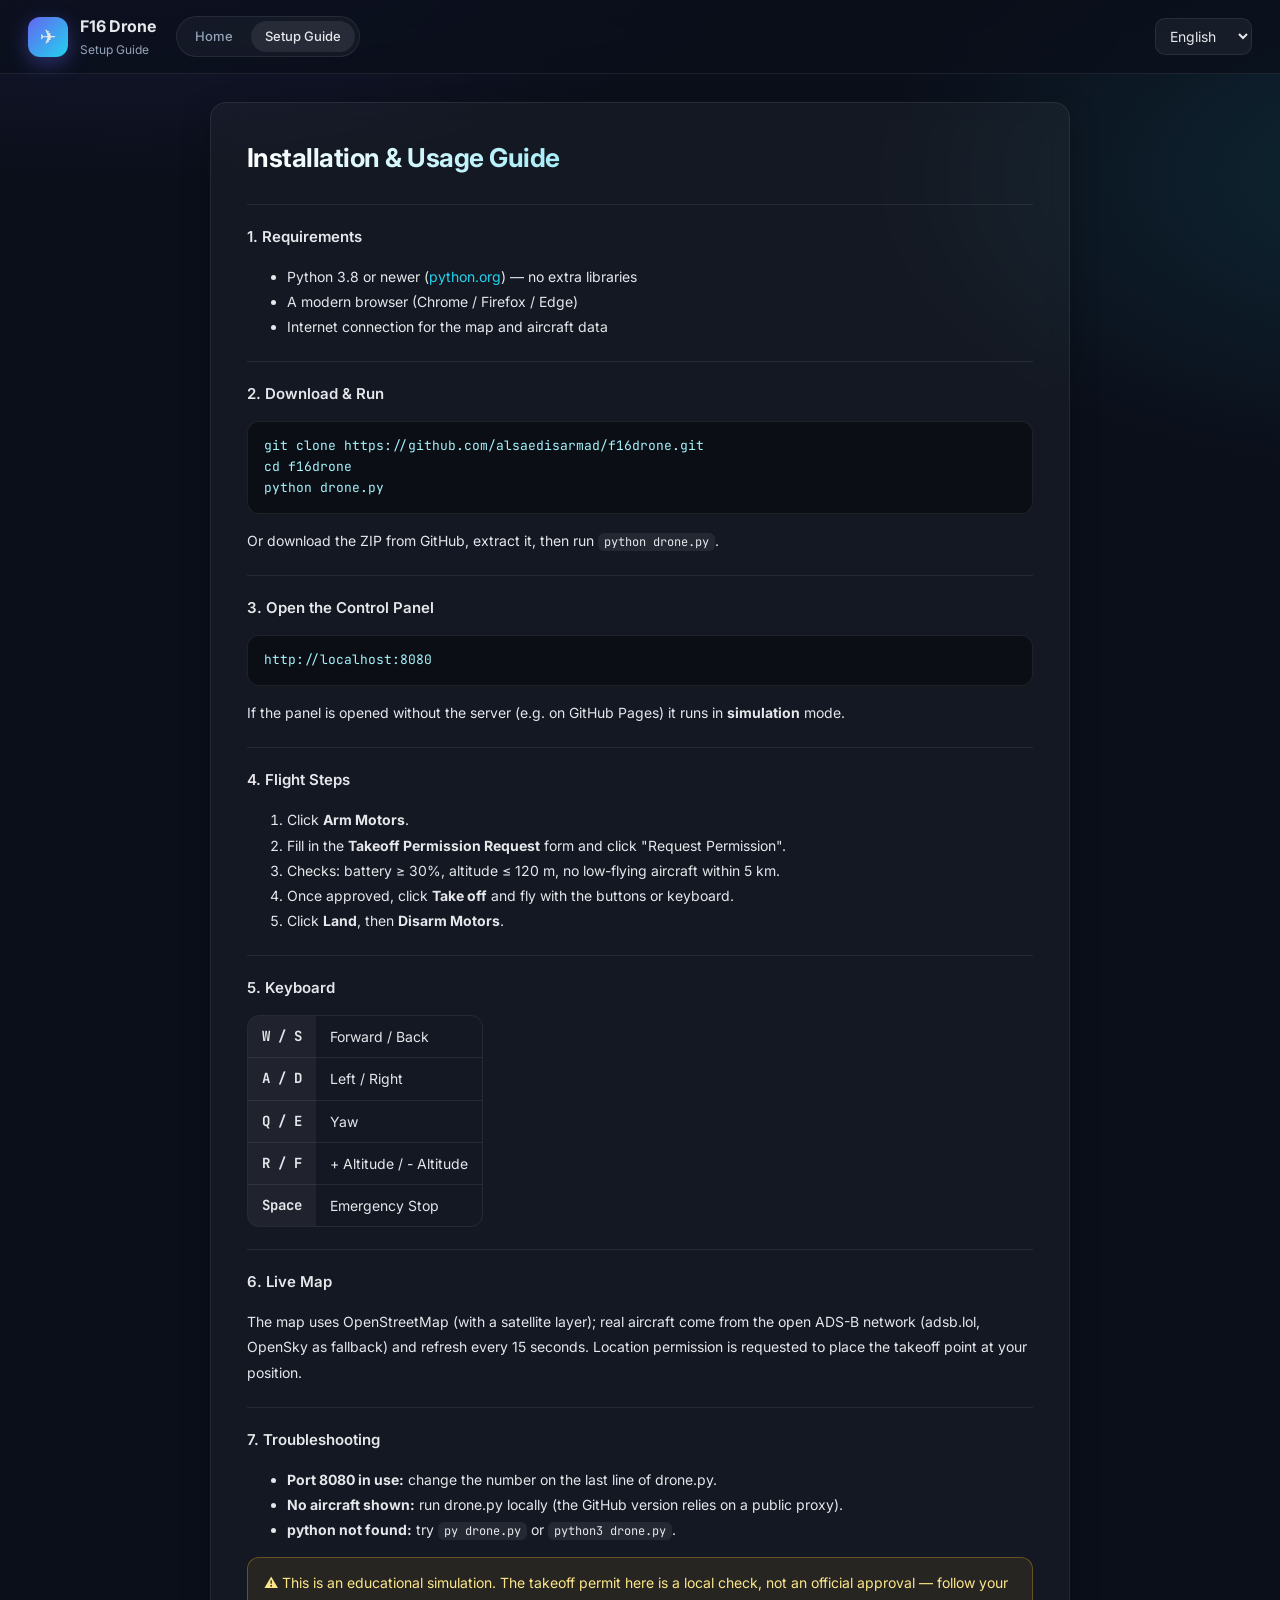
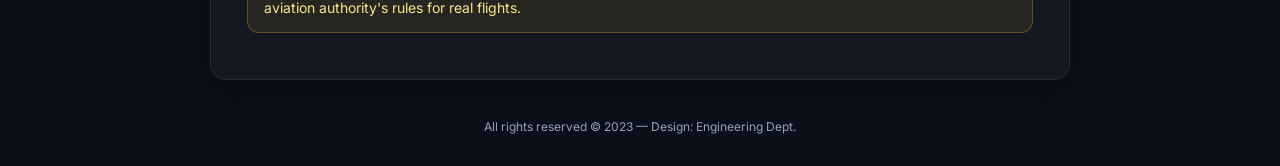
<file: kurulum.html>
<!DOCTYPE html>
<html lang="ar" dir="rtl">
<head>
<meta charset="utf-8">
<meta name="viewport" content="width=device-width, initial-scale=1">
<title>F16 Drone Kurulum</title>
<script src="lang.js"></script>
<link rel="preconnect" href="https://fonts.googleapis.com">
<link rel="stylesheet" href="https://fonts.googleapis.com/css2?family=Inter:wght@400;500;600;700&family=IBM+Plex+Sans+Arabic:wght@400;500;600;700&family=JetBrains+Mono:wght@400;500&display=swap">
<link rel="stylesheet" href="style.css">
</head>
<body>
<header class="top">
  <div class="brand">
    <div class="logo">&#9992;</div>
    <div><h1>F16 Drone</h1><small data-t="nav_guide"></small></div>
  </div>
  <nav>
    <a href="index.html" data-t="nav_home"></a>
    <a href="kurulum.html" class="on" data-t="nav_guide"></a>
  </nav>
  <div class="tools"><script>document.write(langSelect())</script></div>
</header>
<main class="card doc" id="content"></main>
<footer class="foot" data-t="footer"></footer>

<script>
var CMD = '<pre>git clone https://github.com/alsaedisarmad/f16drone.git\ncd f16drone\npython drone.py</pre>';
var URL_ = '<pre>http://localhost:8080</pre>';
var KEYS = '<table><tr><th>W / S</th><td>%f / %b</td></tr><tr><th>A / D</th><td>%l / %r</td></tr><tr><th>Q / E</th><td>%y</td></tr><tr><th>R / F</th><td>%u / %d</td></tr><tr><th>Space</th><td>%x</td></tr></table>';

var G = {
ar: ['دليل التثبيت والتشغيل',
 '<h3>1. المتطلبات</h3><ul><li>Python 3.8 أو أحدث (<a href="https://www.python.org/downloads/">python.org</a>) — بدون مكتبات إضافية</li><li>متصفح حديث (Chrome / Firefox / Edge)</li><li>اتصال إنترنت للخريطة وبيانات الطائرات</li></ul>' +
 '<h3>2. التحميل والتشغيل</h3>' + CMD + '<p>أو حمّل الملفات ZIP من GitHub وفك الضغط، ثم شغّل <code>python drone.py</code>.</p>' +
 '<h3>3. فتح لوحة التحكم</h3>' + URL_ + '<p>إذا فتحت اللوحة بدون السيرفر (مثلاً من GitHub Pages) تعمل بوضع <b>المحاكاة</b>.</p>' +
 '<h3>4. خطوات الطيران</h3><ol><li>اضغط <b>تشغيل المحركات</b>.</li><li>املأ نموذج <b>طلب إذن الإقلاع</b> واضغط «طلب الإذن».</li><li>يُفحص: البطارية ≥ 30%، الارتفاع ≤ 120 م، لا طائرات منخفضة ضمن 5 كم.</li><li>بعد الموافقة اضغط <b>إقلاع</b> وتحكم بالأزرار أو لوحة المفاتيح.</li><li>اضغط <b>هبوط</b> ثم <b>إيقاف المحركات</b>.</li></ol>' +
 '<h3>5. لوحة المفاتيح</h3>' + KEYS +
 '<h3>6. الخريطة الحية</h3><p>الخريطة من OpenStreetMap (مع طبقة قمر صناعي)، والطائرات الحقيقية من شبكة ADS-B المفتوحة (adsb.lol، واحتياطياً OpenSky) وتتحدث كل 15 ثانية. يُطلب إذن الموقع لوضع نقطة الإقلاع في مكانك.</p>' +
 '<h3>7. حل المشاكل</h3><ul><li><b>المنفذ 8080 مستخدم:</b> غيّر الرقم في آخر سطر من drone.py.</li><li><b>لا تظهر الطائرات:</b> شغّل drone.py محلياً (الموقع على GitHub يعتمد على بروكسي عام قد يتوقف).</li><li><b>python غير معروف:</b> جرّب <code>py drone.py</code> أو <code>python3 drone.py</code>.</li></ul>' +
 '<p class="note">⚠ هذا مشروع تعليمي بمحاكاة. إذن الإقلاع هنا فحص محلي وليس موافقة رسمية — للطيران الحقيقي التزم بأنظمة هيئة الطيران في بلدك.</p>'],
tr: ['Kurulum ve Kullanım Kılavuzu',
 '<h3>1. Gereksinimler</h3><ul><li>Python 3.8 veya üstü (<a href="https://www.python.org/downloads/">python.org</a>) — ek kütüphane gerekmez</li><li>Modern bir tarayıcı (Chrome / Firefox / Edge)</li><li>Harita ve uçak verisi için internet bağlantısı</li></ul>' +
 '<h3>2. İndirme ve Çalıştırma</h3>' + CMD + '<p>Veya dosyaları GitHub\'dan ZIP olarak indirip açın, ardından <code>python drone.py</code> çalıştırın.</p>' +
 '<h3>3. Kontrol Panelini Açma</h3>' + URL_ + '<p>Panel sunucu olmadan açılırsa (ör. GitHub Pages) <b>simülasyon</b> modunda çalışır.</p>' +
 '<h3>4. Uçuş Adımları</h3><ol><li><b>Motorları Çalıştır</b>\'a basın.</li><li><b>Kalkış İzni Talebi</b> formunu doldurup «İzin İste»ye basın.</li><li>Kontroller: batarya ≥ %30, irtifa ≤ 120 m, 5 km içinde alçak uçak yok.</li><li>Onaydan sonra <b>Kalkış</b>\'a basın; butonlar veya klavyeyle kontrol edin.</li><li><b>İniş</b> ve ardından <b>Motorları Durdur</b>.</li></ol>' +
 '<h3>5. Klavye</h3>' + KEYS +
 '<h3>6. Canlı Harita</h3><p>Harita OpenStreetMap\'ten (uydu katmanı ile), gerçek uçaklar açık ADS-B ağından (adsb.lol, yedek OpenSky) gelir ve 15 saniyede bir güncellenir. Kalkış noktasını konumunuza koymak için konum izni istenir.</p>' +
 '<h3>7. Sorun Giderme</h3><ul><li><b>8080 portu kullanımda:</b> drone.py\'nin son satırındaki numarayı değiştirin.</li><li><b>Uçaklar görünmüyor:</b> drone.py\'yi yerelde çalıştırın (GitHub sürümü genel bir proxy kullanır).</li><li><b>python bulunamadı:</b> <code>py drone.py</code> veya <code>python3 drone.py</code> deneyin.</li></ul>' +
 '<p class="note">⚠ Bu bir eğitim/simülasyon projesidir. Buradaki kalkış izni yerel bir kontroldür, resmi onay değildir — gerçek uçuşlarda SHGM kurallarına uyun.</p>'],
en: ['Installation & Usage Guide',
 '<h3>1. Requirements</h3><ul><li>Python 3.8 or newer (<a href="https://www.python.org/downloads/">python.org</a>) — no extra libraries</li><li>A modern browser (Chrome / Firefox / Edge)</li><li>Internet connection for the map and aircraft data</li></ul>' +
 '<h3>2. Download & Run</h3>' + CMD + '<p>Or download the ZIP from GitHub, extract it, then run <code>python drone.py</code>.</p>' +
 '<h3>3. Open the Control Panel</h3>' + URL_ + '<p>If the panel is opened without the server (e.g. on GitHub Pages) it runs in <b>simulation</b> mode.</p>' +
 '<h3>4. Flight Steps</h3><ol><li>Click <b>Arm Motors</b>.</li><li>Fill in the <b>Takeoff Permission Request</b> form and click "Request Permission".</li><li>Checks: battery ≥ 30%, altitude ≤ 120 m, no low-flying aircraft within 5 km.</li><li>Once approved, click <b>Take off</b> and fly with the buttons or keyboard.</li><li>Click <b>Land</b>, then <b>Disarm Motors</b>.</li></ol>' +
 '<h3>5. Keyboard</h3>' + KEYS +
 '<h3>6. Live Map</h3><p>The map uses OpenStreetMap (with a satellite layer); real aircraft come from the open ADS-B network (adsb.lol, OpenSky as fallback) and refresh every 15 seconds. Location permission is requested to place the takeoff point at your position.</p>' +
 '<h3>7. Troubleshooting</h3><ul><li><b>Port 8080 in use:</b> change the number on the last line of drone.py.</li><li><b>No aircraft shown:</b> run drone.py locally (the GitHub version relies on a public proxy).</li><li><b>python not found:</b> try <code>py drone.py</code> or <code>python3 drone.py</code>.</li></ul>' +
 '<p class="note">⚠ This is an educational simulation. The takeoff permit here is a local check, not an official approval — follow your aviation authority\'s rules for real flights.</p>'],
es: ['Guía de Instalación y Uso',
 '<h3>1. Requisitos</h3><ul><li>Python 3.8 o superior (<a href="https://www.python.org/downloads/">python.org</a>) — sin librerías extra</li><li>Un navegador moderno (Chrome / Firefox / Edge)</li><li>Conexión a Internet para el mapa y los datos de aeronaves</li></ul>' +
 '<h3>2. Descarga y Ejecución</h3>' + CMD + '<p>O descargue el ZIP desde GitHub, descomprímalo y ejecute <code>python drone.py</code>.</p>' +
 '<h3>3. Abrir el Panel de Control</h3>' + URL_ + '<p>Si el panel se abre sin el servidor (p. ej. en GitHub Pages) funciona en modo <b>simulación</b>.</p>' +
 '<h3>4. Pasos de Vuelo</h3><ol><li>Pulse <b>Armar Motores</b>.</li><li>Complete el formulario <b>Solicitud de Permiso de Despegue</b> y pulse «Solicitar Permiso».</li><li>Comprobaciones: batería ≥ 30%, altitud ≤ 120 m, sin aeronaves a baja altura en 5 km.</li><li>Tras la aprobación pulse <b>Despegar</b> y controle con los botones o el teclado.</li><li>Pulse <b>Aterrizar</b> y luego <b>Desarmar Motores</b>.</li></ol>' +
 '<h3>5. Teclado</h3>' + KEYS +
 '<h3>6. Mapa en Vivo</h3><p>El mapa usa OpenStreetMap (con capa satelital); las aeronaves reales provienen de la red abierta ADS-B (adsb.lol, OpenSky como respaldo) y se actualizan cada 15 segundos. Se solicita permiso de ubicación para situar el punto de despegue.</p>' +
 '<h3>7. Solución de Problemas</h3><ul><li><b>Puerto 8080 en uso:</b> cambie el número en la última línea de drone.py.</li><li><b>No aparecen aeronaves:</b> ejecute drone.py localmente (la versión de GitHub usa un proxy público).</li><li><b>python no encontrado:</b> pruebe <code>py drone.py</code> o <code>python3 drone.py</code>.</li></ul>' +
 '<p class="note">⚠ Proyecto educativo con simulación. El permiso aquí es una comprobación local, no una aprobación oficial — respete las normas de aviación de su país.</p>'],
de: ['Installations- und Bedienungsanleitung',
 '<h3>1. Voraussetzungen</h3><ul><li>Python 3.8 oder neuer (<a href="https://www.python.org/downloads/">python.org</a>) — keine Zusatzbibliotheken</li><li>Ein moderner Browser (Chrome / Firefox / Edge)</li><li>Internetverbindung für Karte und Flugdaten</li></ul>' +
 '<h3>2. Herunterladen & Starten</h3>' + CMD + '<p>Oder das ZIP von GitHub herunterladen, entpacken und <code>python drone.py</code> ausführen.</p>' +
 '<h3>3. Steuerpult öffnen</h3>' + URL_ + '<p>Ohne Server (z. B. auf GitHub Pages) läuft das Pult im <b>Simulationsmodus</b>.</p>' +
 '<h3>4. Flugablauf</h3><ol><li><b>Motoren scharf</b> klicken.</li><li>Formular <b>Startgenehmigung beantragen</b> ausfüllen und „Genehmigung anfordern" klicken.</li><li>Prüfungen: Akku ≥ 30 %, Höhe ≤ 120 m, kein Tiefflieger innerhalb 5 km.</li><li>Nach Freigabe <b>Starten</b> klicken und per Tasten oder Tastatur steuern.</li><li><b>Landen</b>, dann <b>Motoren aus</b>.</li></ol>' +
 '<h3>5. Tastatur</h3>' + KEYS +
 '<h3>6. Live-Karte</h3><p>Die Karte nutzt OpenStreetMap (mit Satellitenebene); echte Flugzeuge kommen aus dem offenen ADS-B-Netz (adsb.lol, OpenSky als Ersatz) und werden alle 15 Sekunden aktualisiert. Für den Startpunkt wird die Standortfreigabe angefragt.</p>' +
 '<h3>7. Fehlerbehebung</h3><ul><li><b>Port 8080 belegt:</b> Nummer in der letzten Zeile von drone.py ändern.</li><li><b>Keine Flugzeuge sichtbar:</b> drone.py lokal starten (die GitHub-Version nutzt einen öffentlichen Proxy).</li><li><b>python nicht gefunden:</b> <code>py drone.py</code> oder <code>python3 drone.py</code> versuchen.</li></ul>' +
 '<p class="note">⚠ Lern- und Simulationsprojekt. Die Startgenehmigung ist nur eine lokale Prüfung, keine behördliche Freigabe — bei echten Flügen die Luftfahrtregeln beachten.</p>'],
fr: ['Guide d\'Installation et d\'Utilisation',
 '<h3>1. Prérequis</h3><ul><li>Python 3.8 ou plus récent (<a href="https://www.python.org/downloads/">python.org</a>) — aucune bibliothèque supplémentaire</li><li>Un navigateur moderne (Chrome / Firefox / Edge)</li><li>Connexion Internet pour la carte et les données des avions</li></ul>' +
 '<h3>2. Téléchargement et Lancement</h3>' + CMD + '<p>Ou téléchargez le ZIP depuis GitHub, décompressez-le puis lancez <code>python drone.py</code>.</p>' +
 '<h3>3. Ouvrir le Panneau de Contrôle</h3>' + URL_ + '<p>Sans le serveur (ex. sur GitHub Pages), le panneau fonctionne en mode <b>simulation</b>.</p>' +
 '<h3>4. Étapes de Vol</h3><ol><li>Cliquez sur <b>Armer les moteurs</b>.</li><li>Remplissez le formulaire <b>Demande d\'Autorisation de Décollage</b> et cliquez sur « Demander l\'autorisation ».</li><li>Vérifications : batterie ≥ 30 %, altitude ≤ 120 m, aucun avion à basse altitude à moins de 5 km.</li><li>Une fois approuvé, cliquez sur <b>Décoller</b> et pilotez avec les boutons ou le clavier.</li><li>Cliquez sur <b>Atterrir</b>, puis <b>Désarmer</b>.</li></ol>' +
 '<h3>5. Clavier</h3>' + KEYS +
 '<h3>6. Carte en Direct</h3><p>La carte utilise OpenStreetMap (avec couche satellite) ; les avions réels proviennent du réseau ouvert ADS-B (adsb.lol, OpenSky en secours) et sont actualisés toutes les 15 secondes. L\'autorisation de localisation est demandée pour placer le point de décollage.</p>' +
 '<h3>7. Dépannage</h3><ul><li><b>Port 8080 occupé :</b> changez le numéro à la dernière ligne de drone.py.</li><li><b>Aucun avion affiché :</b> lancez drone.py en local (la version GitHub utilise un proxy public).</li><li><b>python introuvable :</b> essayez <code>py drone.py</code> ou <code>python3 drone.py</code>.</li></ul>' +
 '<p class="note">⚠ Projet éducatif de simulation. L\'autorisation ici est une vérification locale, pas une approbation officielle — respectez la réglementation aérienne pour les vols réels.</p>']
};

window.onLang = function() {
  var g = G[LANG], keys = KEYS.replace('%f', t('forward')).replace('%b', t('back')).replace('%l', t('left')).replace('%r', t('right'))
    .replace('%y', t('yaw')).replace('%u', t('up')).replace('%d', t('down')).replace('%x', t('estop_btn'));
  document.getElementById('content').innerHTML = '<h2>' + g[0] + '</h2>' + g[1].replace(KEYS, keys);
  document.title = 'F16 Drone — ' + t('nav_guide');
};
applyLang();
</script>
</body>
</html>
</file>
<file: style.css>
/* F16 Drone — تصميم 2023 (داكن، بطاقات زجاجية، شبكة متجاوبة) */
:root {
  --bg: #0b0f1a; --bg2: #111827; --card: rgba(255,255,255,.04); --line: rgba(255,255,255,.08);
  --text: #e5e7eb; --muted: #94a3b8; --accent: #6366f1; --accent2: #22d3ee;
  --ok: #34d399; --bad: #f87171; --warn: #fbbf24; --r: 16px;
}
* { box-sizing: border-box; }
body {
  margin: 0; color: var(--text); font: 14px/1.5 Inter, "IBM Plex Sans Arabic", system-ui, sans-serif;
  background: radial-gradient(1200px 600px at 10% -10%, rgba(99,102,241,.18), transparent 60%),
              radial-gradient(900px 500px at 110% 10%, rgba(34,211,238,.12), transparent 60%), var(--bg);
  min-height: 100vh;
}
[lang=ar] body { font-family: "IBM Plex Sans Arabic", Inter, system-ui, sans-serif; }
a { color: var(--accent2); text-decoration: none; }

/* الشريط العلوي */
.top {
  position: sticky; top: 0; z-index: 1000; display: flex; align-items: center; gap: 20px; flex-wrap: wrap;
  padding: 14px 28px; background: rgba(11,15,26,.7); backdrop-filter: blur(14px); border-bottom: 1px solid var(--line);
}
.brand { display: flex; align-items: center; gap: 12px; }
.logo {
  width: 40px; height: 40px; border-radius: 12px; display: grid; place-items: center; font-size: 20px;
  background: linear-gradient(135deg, var(--accent), var(--accent2)); box-shadow: 0 6px 20px rgba(99,102,241,.4);
}
.brand h1 { margin: 0; font-size: 16px; font-weight: 700; letter-spacing: -.01em; }
.brand small { color: var(--muted); font-size: 12px; }
nav { display: flex; gap: 4px; background: var(--card); border: 1px solid var(--line); border-radius: 999px; padding: 4px; }
nav a { color: var(--muted); padding: 6px 14px; border-radius: 999px; font-weight: 500; font-size: 13px; transition: .2s; }
nav a:hover { color: var(--text); }
nav a.on { background: rgba(255,255,255,.08); color: var(--text); }
.tools { margin-inline-start: auto; display: flex; gap: 10px; align-items: center; }
.pill {
  display: inline-flex; align-items: center; gap: 8px; padding: 6px 12px; border-radius: 999px; font-size: 12px;
  background: var(--card); border: 1px solid var(--line);
}
.pill b { font-weight: 500; }
.dot { width: 8px; height: 8px; border-radius: 50%; background: var(--warn); box-shadow: 0 0 0 0 currentColor; animation: pulse 2s infinite; color: var(--warn); }
.pill.on .dot { background: var(--ok); color: var(--ok); }
@keyframes pulse { 0% { box-shadow: 0 0 0 0 currentColor; } 70% { box-shadow: 0 0 0 8px transparent; } 100% { box-shadow: 0 0 0 0 transparent; } }
select, input {
  font: inherit; color: var(--text); background: rgba(255,255,255,.05); border: 1px solid var(--line);
  border-radius: 10px; padding: 8px 10px; outline: none; transition: .2s;
}
select option { background: var(--bg2); }
select:focus, input:focus { border-color: var(--accent); box-shadow: 0 0 0 3px rgba(99,102,241,.25); }

/* الشبكة والبطاقات */
.grid { display: grid; grid-template-columns: repeat(12, 1fr); gap: 20px; padding: 24px 28px; max-width: 1440px; margin: auto; }
.span4 { grid-column: span 4; } .span8 { grid-column: span 8; }
@media (max-width: 1100px) { .span4 { grid-column: span 6; } .span8 { grid-column: span 12; } }
@media (max-width: 720px) { .grid { padding: 16px; gap: 14px; } .span4, .span8 { grid-column: span 12; } .top { padding: 12px 16px; } nav { order: 3; width: 100%; justify-content: center; } }
.card {
  background: var(--card); border: 1px solid var(--line); border-radius: var(--r); padding: 20px;
  backdrop-filter: blur(10px); box-shadow: 0 10px 30px rgba(0,0,0,.25);
}
.card h3 { margin: 0 0 14px; font-size: 12px; font-weight: 600; text-transform: uppercase; letter-spacing: .08em; color: var(--muted); }
.card h3:not(:first-child) { margin-top: 22px; }

/* بطاقات الأرقام */
.stats { display: grid; grid-template-columns: 1fr 1fr; gap: 10px; }
.stat { background: rgba(255,255,255,.03); border: 1px solid var(--line); border-radius: 12px; padding: 10px 12px; }
.stat > span { display: block; font-size: 11px; color: var(--muted); }
.stat b { font-size: 17px; font-weight: 600; font-variant-numeric: tabular-nums; }
.green { color: var(--ok); } .red { color: var(--bad); }
.batt { display: flex; justify-content: space-between; margin: 16px 0 6px; color: var(--muted); font-size: 12px; }
.batt b { color: var(--text); }
.bar { height: 8px; border-radius: 999px; background: rgba(255,255,255,.06); overflow: hidden; }
.bar div { height: 100%; border-radius: 999px; background: linear-gradient(90deg, var(--ok), var(--accent2)); transition: width .4s; }
.row { display: flex; justify-content: space-between; align-items: center; margin-top: 16px; color: var(--muted); font-size: 13px; }

/* الأزرار */
.btn {
  font: inherit; font-weight: 500; font-size: 13px; color: var(--text); cursor: pointer; padding: 10px 14px;
  background: rgba(255,255,255,.05); border: 1px solid var(--line); border-radius: 12px; transition: .15s;
}
.btn:hover { background: rgba(255,255,255,.1); transform: translateY(-1px); }
.btn:active { transform: translateY(0) scale(.98); }
.btn.primary { background: linear-gradient(135deg, var(--accent), #8b5cf6); border-color: transparent; box-shadow: 0 6px 18px rgba(99,102,241,.35); }
.btn.stop { width: 100%; margin-top: 14px; padding: 14px; font-weight: 700; background: linear-gradient(135deg, #ef4444, #b91c1c); border-color: transparent; box-shadow: 0 6px 18px rgba(239,68,68,.35); }
.btns { display: grid; grid-template-columns: 1fr 1fr; gap: 8px; }
.btns .wide { grid-column: span 2; }
.pad { direction: rtl; display: grid; grid-template-columns: repeat(3, 1fr); gap: 8px; }
.pad .btn { display: flex; flex-direction: column; align-items: center; gap: 2px; padding: 10px 6px; font-size: 16px; }
.pad .btn small { font-size: 11px; color: var(--muted); }
.pad .btn:nth-child(7) { grid-column: 1 / span 1; font-size: 12px; } .pad .btn:nth-child(8) { grid-column: 3 / span 1; font-size: 12px; }
.hint { font-size: 11px; color: var(--muted); text-align: center; margin: 10px 0 0; }

/* الرادار والسجل */
#radar { width: 100%; height: auto; border-radius: 12px; display: block; border: 1px solid var(--line); }
#log {
  height: 170px; overflow: auto; padding: 10px 12px; border-radius: 12px; background: rgba(0,0,0,.35);
  border: 1px solid var(--line); font: 12px/1.7 "JetBrains Mono", monospace; color: #a5f3fc;
}
[dir=ltr] #log { direction: ltr; }

/* الخريطة */
#map { height: 420px; border-radius: 12px; border: 1px solid var(--line); }
.meta { margin: 10px 0 0; font-size: 12px; color: var(--muted); }
.dark-tiles { filter: invert(1) hue-rotate(200deg) brightness(.9) contrast(.9) saturate(.6); }
.leaflet-container { background: var(--bg2); font-family: inherit; }
.leaflet-popup-content-wrapper, .leaflet-popup-tip { background: var(--bg2); color: var(--text); border: 1px solid var(--line); }
.leaflet-control-layers, .leaflet-bar a { background: var(--bg2) !important; color: var(--text) !important; border-color: var(--line) !important; }
.plane { font-size: 18px; color: var(--warn); text-shadow: 0 0 6px rgba(251,191,36,.8); line-height: 18px; }
.dronei { font-size: 16px; color: var(--accent2); text-shadow: 0 0 8px var(--accent2); }

/* نموذج الإذن */
.form { display: flex; flex-direction: column; gap: 10px; }
.form label { display: flex; flex-direction: column; gap: 4px; font-size: 12px; color: var(--muted); }
.form .two { display: grid; grid-template-columns: 1fr 1fr; gap: 10px; }
.form input { width: 100%; }
input[type=number] { direction: ltr; font-family: "JetBrains Mono", monospace; }
#permit { margin-top: 14px; padding: 12px 14px; border-radius: 12px; font-size: 13px; border: 1px solid var(--line); }
#permit.ok { background: rgba(52,211,153,.1); border-color: rgba(52,211,153,.4); color: #a7f3d0; }
#permit.no { background: rgba(248,113,113,.08); border-color: rgba(248,113,113,.35); color: #fecaca; }

.foot { text-align: center; color: var(--muted); font-size: 12px; padding: 10px 0 30px; }

/* دليل التثبيت */
.doc { max-width: 860px; margin: 28px auto; padding: 32px 36px; line-height: 1.8; }
.doc h2 { margin: 0 0 8px; font-size: 26px; letter-spacing: -.02em; background: linear-gradient(90deg, #fff, var(--accent2)); -webkit-background-clip: text; background-clip: text; color: transparent; }
.doc h3 { font-size: 15px; text-transform: none; letter-spacing: 0; color: var(--text); margin-top: 28px; padding-top: 18px; border-top: 1px solid var(--line); }
.doc pre { background: rgba(0,0,0,.4); border: 1px solid var(--line); border-radius: 12px; padding: 14px 16px; font: 13px/1.6 "JetBrains Mono", monospace; color: #a5f3fc; direction: ltr; text-align: left; overflow: auto; }
.doc code { font-family: "JetBrains Mono", monospace; background: rgba(255,255,255,.07); padding: 1px 6px; border-radius: 6px; font-size: 12px; }
.doc table { border-collapse: separate; border-spacing: 0; border: 1px solid var(--line); border-radius: 12px; overflow: hidden; }
.doc td, .doc th { padding: 8px 14px; border-bottom: 1px solid var(--line); }
.doc th { background: rgba(255,255,255,.05); font-family: "JetBrains Mono", monospace; }
.doc tr:last-child td, .doc tr:last-child th { border-bottom: 0; }
.doc .note { background: rgba(251,191,36,.08); border: 1px solid rgba(251,191,36,.3); color: #fde68a; border-radius: 12px; padding: 12px 16px; }
@media (max-width: 720px) { .doc { margin: 16px; padding: 22px 18px; } }
</file>
